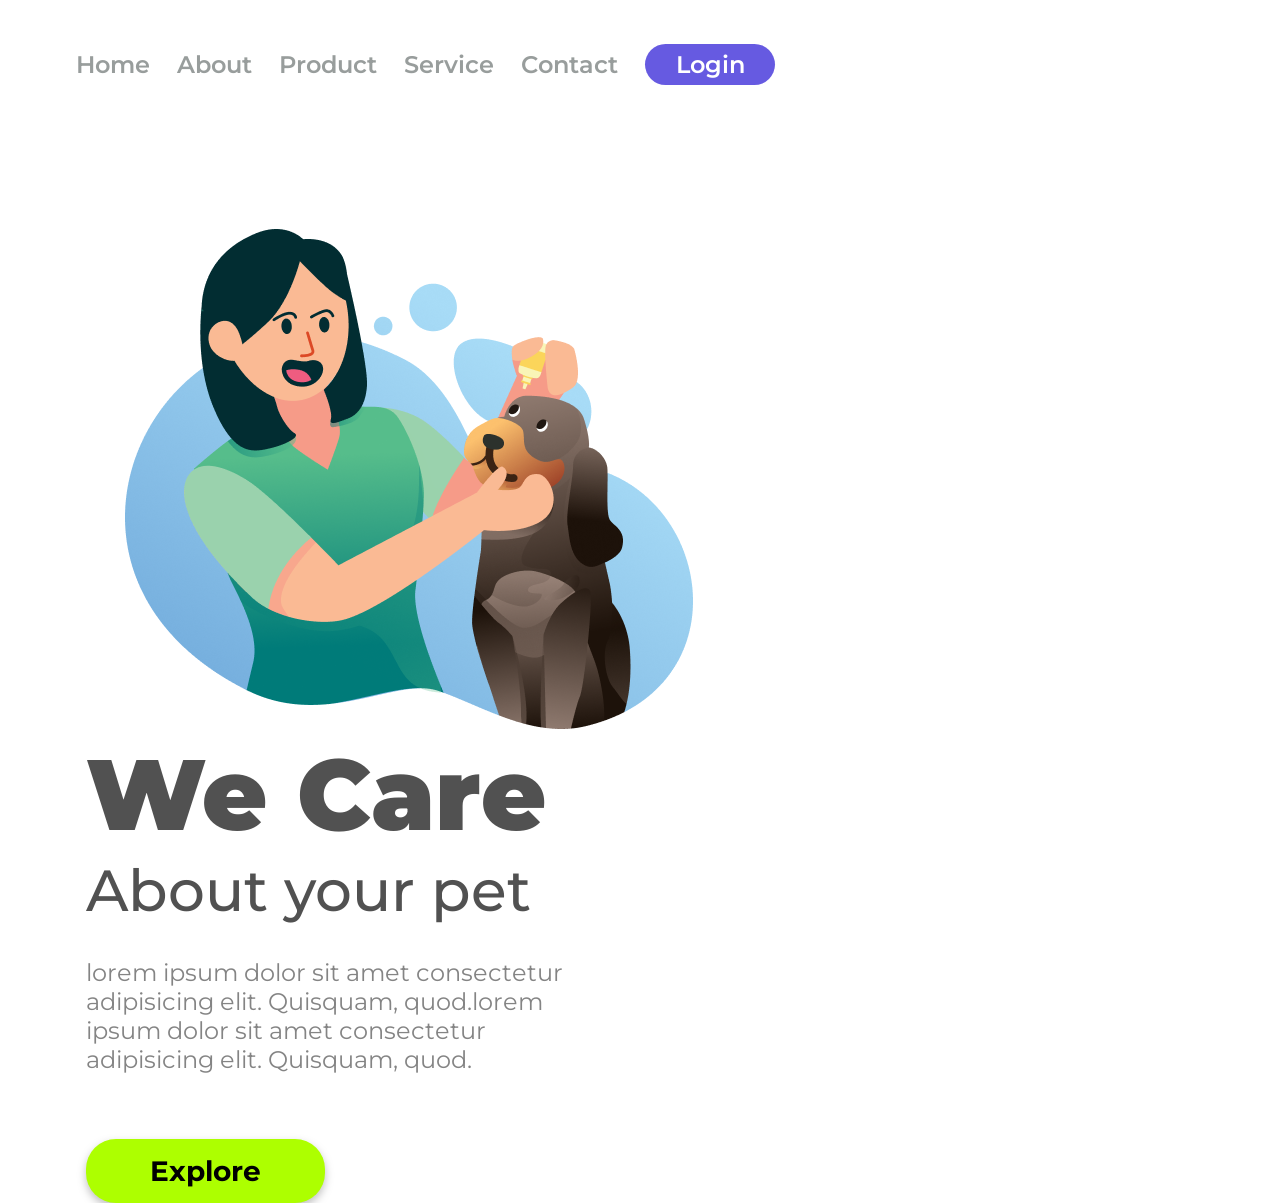
<file: cssbasico/index.html>
<!DOCTYPE html>
<html lang="en">
<head>
    <meta charset="UTF-8">
    <meta name="viewport" content="width=device-width, initial-scale=1.0">
    <link rel="stylesheet" href="styles.css">
    <link rel="preconnect" href="https://fonts.googleapis.com">
    <link rel="preconnect" href="https://fonts.gstatic.com" crossorigin>
    <link href="https://fonts.googleapis.com/css2?family=Montserrat:ital,wght@0,100..900;1,100..900&display=swap" rel="stylesheet">
    <title>Document</title>
</head>
<body>
    <header>
        <a class="link-header">Home</a>
        <a class="link-header">About</a>
        <a class="link-header">Product</a>
        <a class="link-header">Service</a>
        <a class="link-header">Contact</a>
        <button class="button-header">Login</button>
    </header>
    <main>
        <img src="./images/we-care.png" alt="we-care-logo" class="logo-image">
        <section>
            <h1>We Care</h1>
            <h2>About your pet</h2>
            <p>lorem ipsum dolor sit amet consectetur adipisicing elit. Quisquam, quod.lorem ipsum dolor sit amet consectetur adipisicing elit. Quisquam, quod.</p>
            <button class="button-main">Explore</button>
        </section>
    </main>
</body>
</html>
</file>
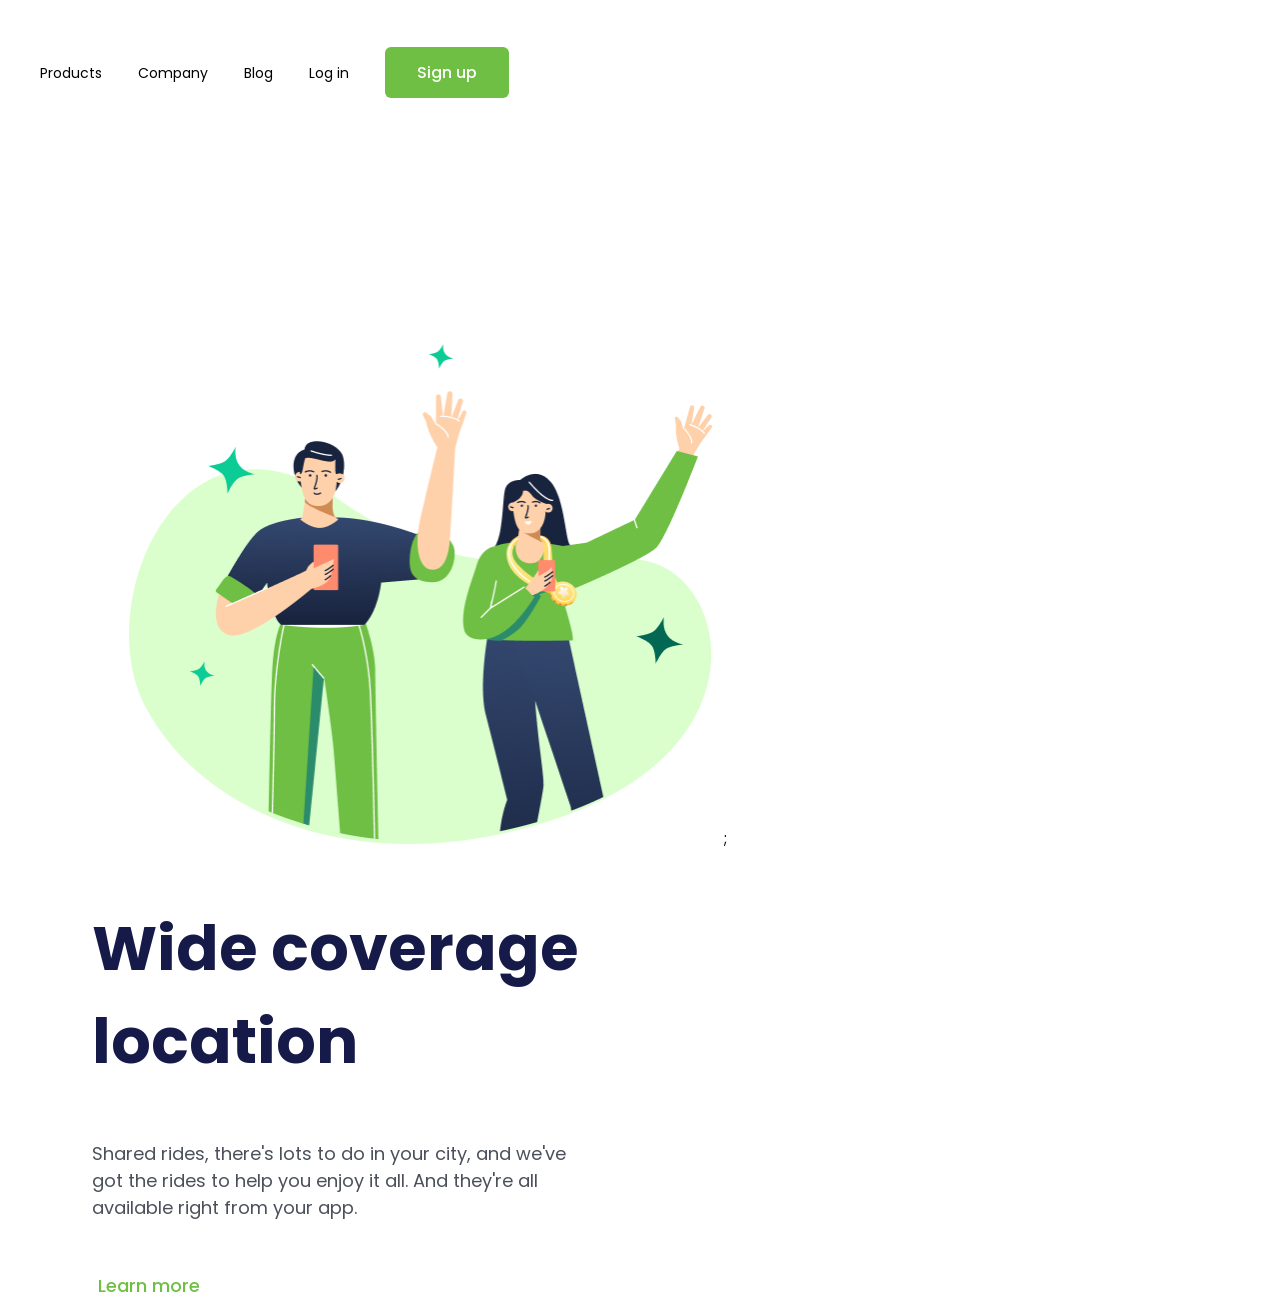
<file: desafiocssbasico/index.html>
<!DOCTYPE html>
<html lang="en">
<head>
    <meta charset="UTF-8">
    <meta name="viewport" content="width=device-width, initial-scale=1.0">
    <link rel="stylesheet" href="./styles.css">
    <link rel="preconnect" href="https://fonts.googleapis.com">
    <link rel="preconnect" href="https://fonts.gstatic.com" crossorigin>
    <link href="https://fonts.googleapis.com/css2?family=Poppins:ital,wght@0,100;0,200;0,300;0,400;0,500;0,600;0,700;0,800;0,900;1,100;1,200;1,300;1,400;1,500;1,600;1,700;1,800;1,900&display=swap" rel="stylesheet">
    <title>Document</title>
</head>
<body>
    <header>
        <a class="header-link">Products</a>
        <a class="header-link">Company</a>
        <a class="header-link">Blog</a>
        <a class="header-link">Log in</a>
        <button class="button-header">Sign up</button>
    </header>
    <main>
        <img src="./img/people.png" alt="people" class="logo-image">;
        <section>
            <h1>Wide coverage location</h1>
            <p>Shared rides, there's lots to do in your city, and we've got the rides to help you enjoy it all. And they're all available right from your app.</p>
            <button class="button-main">Learn more</button>
        </section>
    </main>
</body>
</html>
</file>
<file: cssbasico/styles.css>
*{
    font-family: "Montserrat", sans-serif;
    margin: 0;
    padding: 0;
    box-sizing: border-box;
}

header{
    margin: 44px 0 144px 76px;
}

.link-header{
    font-weight: 600;
    font-size: 24px;
    line-height: 29px;
    color: #989D9C;
    cursor: pointer;
    margin-right: 23px;
}

.button-header{
    background: #665AE1;
    border-radius: 20.5px;
    width: 130px;
    height: 41px;
    border: none;
    font-weight: 600;
    font-size: 24px;
    line-height: 29px;
    color: #ffffff;
}

.logo-image {
    width: 568px;
    height: 500px;
    margin-left: 125px;
    display: inline-block;
}

section{
    display: inline-block;
    margin-left: 86px;
}

h1{
    font-weight: 900;
    font-size: 100px;
    line-height: 122px;
    color: #515151;
}

h2{
    font-weight: 500;
    font-size: 58px;
    line-height: 71px;
    color: #515151;
}

p{
    font-weight: 400;
    font-size: 24px;
    line-height: 29px;
    color: #848484;
    width: 500px;
    margin-top: 32px;
    margin-bottom: 65px;
}

.button-main{
    background: #adff00;
    border-radius: 30px;
    width: 239px;
    height: 64px;
    border: none;
    cursor: pointer;
    font-weight: 700;
    color: #000000;
    font-size: 28px;
    line-height: 34px;
    filter: drop-shadow(0px 4px 4px rgba(0, 0, 0, 0.25));
}
</file>
<file: desafiocssbasico/styles.css>
*{
    font-family: 'Poppins', sans-serif;
}

header{
    margin-top: 47px;
    margin-left: 32px;
}

.header-link{
    margin-right: 32px;
    font-weight: 400;
    font-size: 14px;
    cursor: pointer;
}

.button-header{
    width: 124px;
    height: 51px;
    background: #6FBF44;
    color: #ffffff;
    border: 1px;
    border-color: #4cb538;
    border-radius: 6px;
    font-weight: 500;
    font-size: 16px;
    cursor: pointer;
}

.logo-image {
    width: 595.18px;
    height: 500px;
    margin-left: 121px;
    margin-top: 246px;
    display: inline-block;
}

section{
    display: inline-block;
    margin-left: 84px;
}

h1{
    font-weight: 700;
    font-size: 62px;
    width: 582px;
    color: #161A49;
}

p{
    font-weight: 400;
    font-size: 18px;
    color: #4B505A;
    width: 493px;
    margin-top: 32px;
}

.button-main{
    background: none;
    color: #6FBF44;
    font-weight: 500;
    font-size: 18px;
    margin-top: 32px;
    border: none;
    cursor: pointer;
}
</file>
